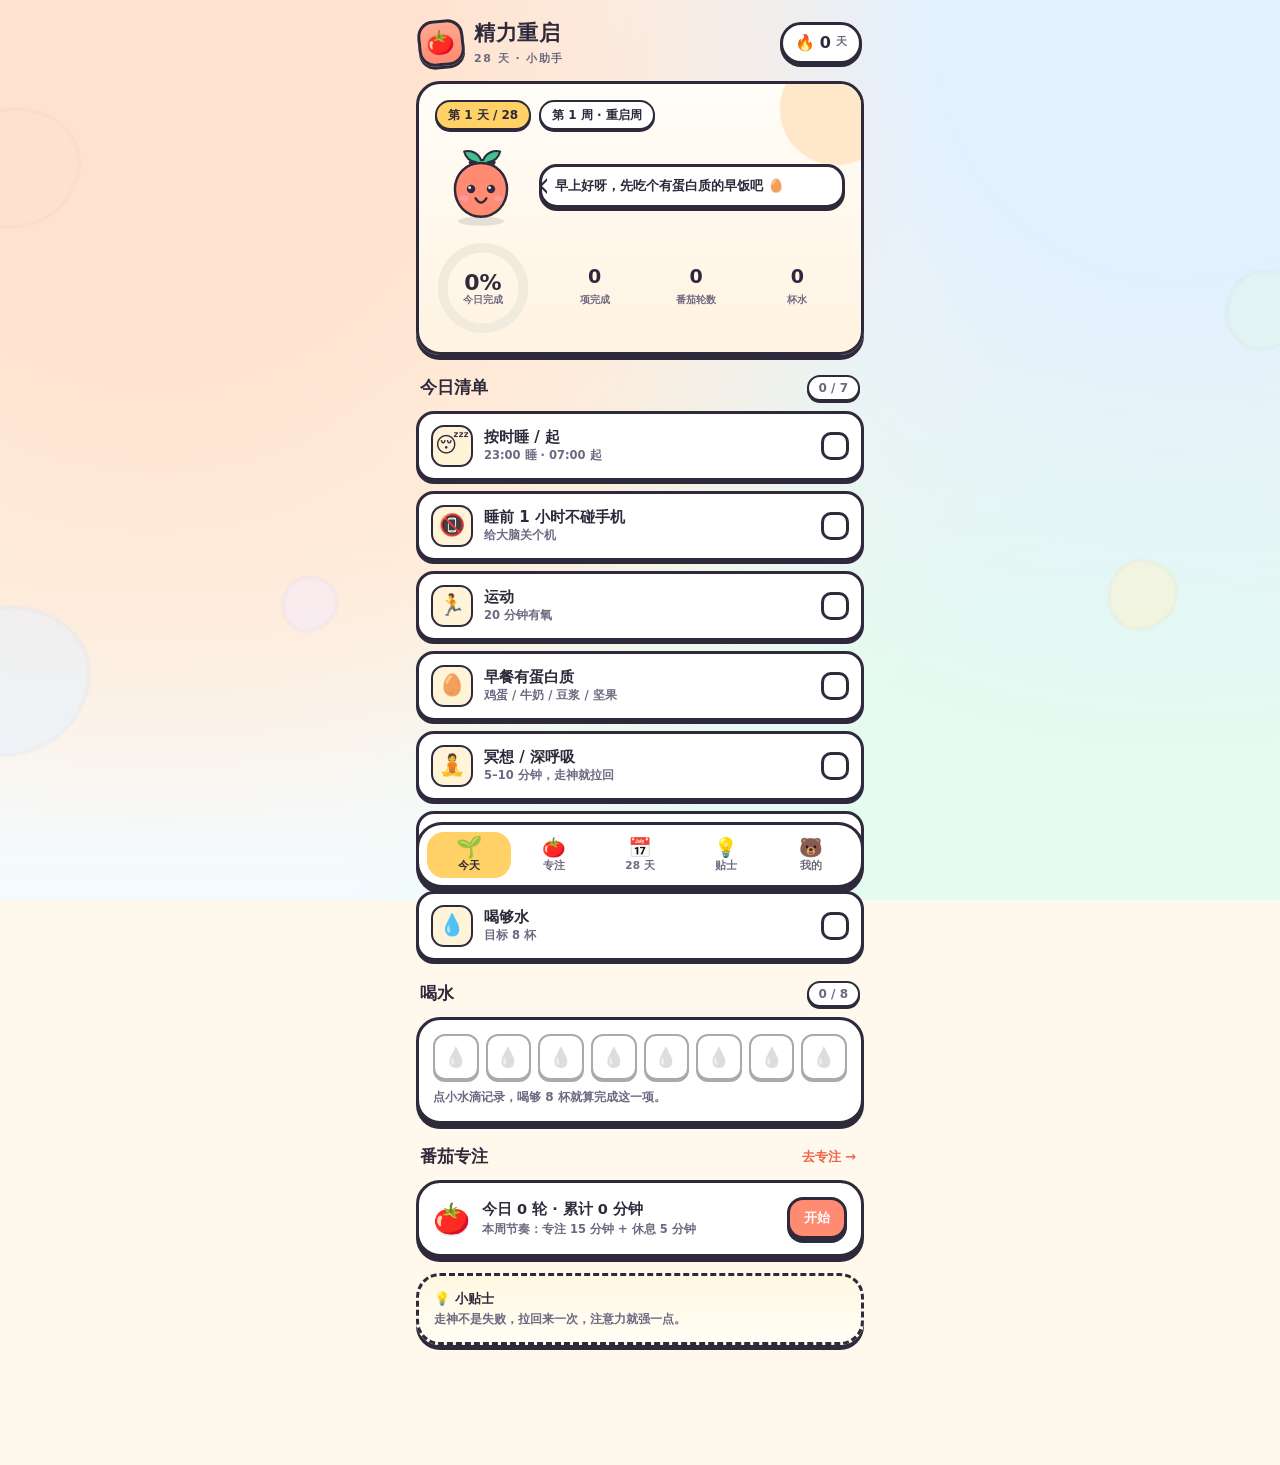
<file: index.html>
<!DOCTYPE html>
<html lang="zh-CN">
<head>
<meta charset="UTF-8">
<meta name="viewport" content="width=device-width, initial-scale=1, viewport-fit=cover, user-scalable=no">
<meta name="theme-color" content="#FFF8EC">
<meta name="description" content="精力重启 · 28 天小助手：睡眠、专注、运动、饮食，一天一点，把精力调回来。">
<meta name="apple-mobile-web-app-capable" content="yes">
<meta name="apple-mobile-web-app-status-bar-style" content="default">
<meta name="apple-mobile-web-app-title" content="精力重启">
<title>精力重启 · 28 天小助手</title>
<link rel="manifest" href="manifest.webmanifest">
<link rel="icon" type="image/png" href="icons/favicon.png">
<link rel="apple-touch-icon" href="icons/apple-touch-icon.png">
<link rel="stylesheet" href="css/style.css">
</head>
<body>
<div class="bg-blobs" aria-hidden="true">
  <span class="blob b1"></span><span class="blob b2"></span><span class="blob b3"></span>
  <span class="blob b4"></span><span class="blob b5"></span>
</div>

<div class="app">
  <header class="topbar">
    <div class="brand">
      <div class="logo">🍅</div>
      <div>
        <h1>精力重启</h1>
        <p class="sub">28 天 · 小助手</p>
      </div>
    </div>
    <div class="streak" title="连续达标天数">
      <span>🔥</span><b id="streakNum">0</b><span class="streak-txt">天</span>
    </div>
  </header>

  <main id="views">
    <!-- ============ 今天 ============ -->
    <section class="view active" id="view-today">
      <div class="card hero">
        <div class="hero-top">
          <span class="chip" id="dayChip">第 1 天 / 28</span>
          <span class="chip ghost" id="weekChip">重启周</span>
        </div>
        <div class="hero-main">
          <div class="mascot happy" id="mascot">
            <svg viewBox="0 0 120 120" role="img" aria-label="小番茄豆豆">
              <ellipse class="m-shadow" cx="60" cy="106" rx="30" ry="6"/>
              <path class="m-leaf" d="M60 26c-4-10-14-13-22-11 2 8 8 13 16 14-3 1-6 1-9 0 3 8 10 12 17 11 6 1 13-3 16-11-3 1-6 1-9 0 8-1 14-6 16-14-8-2-18 1-22 11Z"/>
              <path class="m-body" d="M60 30c20 0 34 15 34 34 0 21-15 36-34 36S26 85 26 64c0-19 14-34 34-34Z"/>
              <g class="m-eyes">
                <circle class="m-eye" cx="47" cy="64" r="5.5"/>
                <circle class="m-eye" cx="73" cy="64" r="5.5"/>
                <circle class="m-glint" cx="45.2" cy="62.2" r="1.8"/>
                <circle class="m-glint" cx="71.2" cy="62.2" r="1.8"/>
              </g>
              <g class="m-blush">
                <ellipse cx="38" cy="76" rx="6" ry="3.6"/>
                <ellipse cx="82" cy="76" rx="6" ry="3.6"/>
              </g>
              <path class="m-mouth" d="M53 76c2.5 4 4.5 5.5 7 5.5s4.5-1.5 7-5.5"/>
            </svg>
          </div>
          <div class="bubble" id="mascotBubble">今天也一起加油鸭～</div>
        </div>
        <div class="hero-bottom">
          <div class="ring-wrap" id="todayRingWrap">
            <svg class="ring-svg" viewBox="0 0 100 100">
              <circle class="ring-bg" cx="50" cy="50" r="42"/>
              <circle class="ring-fg" id="todayRing" cx="50" cy="50" r="42"/>
            </svg>
            <div class="ring-center">
              <b id="todayPct">0%</b>
              <span>今日完成</span>
            </div>
          </div>
          <div class="hero-stats">
            <div class="stat"><b id="todayDone">0</b><span>项完成</span></div>
            <div class="stat"><b id="todayRounds">0</b><span>番茄轮数</span></div>
            <div class="stat"><b id="todayWater">0</b><span>杯水</span></div>
          </div>
        </div>
      </div>

      <div class="section-head">
        <h2>今日清单</h2>
        <span class="count" id="checkCount">0 / 7</span>
      </div>
      <div id="checklist" class="checklist"></div>

      <div class="section-head">
        <h2>喝水</h2>
        <span class="count" id="waterCount">0 / 8</span>
      </div>
      <div class="card water-card">
        <div class="cups" id="cups"></div>
        <p class="hint">点小水滴记录，喝够 8 杯就算完成这一项。</p>
      </div>

      <div class="section-head">
        <h2>番茄专注</h2>
        <button class="link-btn" data-goto="focus">去专注 →</button>
      </div>
      <div class="card focus-mini" id="focusMini"></div>

      <div class="card tip-strip" id="tipStrip"></div>
    </section>

    <!-- ============ 专注 ============ -->
    <section class="view" id="view-focus">
      <div class="card focus-card">
        <div class="focus-head">
          <span class="chip" id="focusWeekChip">第 1 周 · 15 分钟</span>
          <span class="chip ghost" id="focusModeChip">专注</span>
        </div>
        <div class="timer-wrap">
          <svg class="timer-svg" viewBox="0 0 120 120">
            <circle class="timer-bg" cx="60" cy="60" r="52"/>
            <circle class="timer-fg" id="timerRing" cx="60" cy="60" r="52"/>
          </svg>
          <div class="timer-center">
            <div class="timer-time" id="timerTime">15:00</div>
            <div class="timer-sub" id="timerSub">准备开始</div>
          </div>
        </div>
        <div class="preset-row" id="presetRow"></div>
        <div class="focus-actions">
          <button class="btn primary" id="btnStart">开始专注</button>
          <button class="btn ghost" id="btnReset">重置</button>
        </div>
        <div class="focus-stats">
          <div class="stat"><b id="roundsToday">0</b><span>今日轮数</span></div>
          <div class="stat"><b id="roundsTotal">0</b><span>累计轮数</span></div>
          <div class="stat"><b id="focusMin">0</b><span>累计分钟</span></div>
        </div>
      </div>

      <div class="card soft-card">
        <h3>🍅 渐进式番茄节奏</h3>
        <div class="week-rhythm" id="rhythmList"></div>
        <p class="hint">专注时手机放远；休息时站起来走走、喝口水、看看远处。</p>
      </div>
    </section>

    <!-- ============ 28 天 ============ -->
    <section class="view" id="view-plan">
      <div class="card plan-head">
        <div class="plan-top">
          <div>
            <h2>28 天计划</h2>
            <p class="hint" id="planRange">—</p>
          </div>
          <div class="plan-ring">
            <svg class="ring-svg" viewBox="0 0 100 100">
              <circle class="ring-bg" cx="50" cy="50" r="42"/>
              <circle class="ring-fg mint" id="planRing" cx="50" cy="50" r="42"/>
            </svg>
            <div class="ring-center small"><b id="planPct">0%</b><span>达标率</span></div>
          </div>
        </div>
        <div class="plan-legend">
          <span><i class="dot done"></i>达标（≥5 项）</span>
          <span><i class="dot"></i>未完成</span>
          <span><i class="dot today"></i>今天</span>
        </div>
      </div>
      <div id="weeks"></div>
    </section>

    <!-- ============ 贴士 ============ -->
    <section class="view" id="view-tips">
      <div class="card soft-card">
        <h2>🌿 五件小事，把状态调回来</h2>
        <p class="hint">睡眠打底 → 注意力训练 → 身体充电 → 饮食稳定 → 外脑减负</p>
      </div>
      <div id="tipsList"></div>
    </section>

    <!-- ============ 我的 ============ -->
    <section class="view" id="view-me">
      <div class="card">
        <h2>⚙️ 我的设置</h2>
        <div class="form-row">
          <label for="inpStart">计划开始日期</label>
          <input type="date" id="inpStart">
        </div>
        <div class="form-row">
          <label for="inpBed">目标睡觉时间</label>
          <input type="time" id="inpBed">
        </div>
        <div class="form-row">
          <label for="inpWake">目标起床时间</label>
          <input type="time" id="inpWake">
        </div>
        <div class="form-row">
          <label for="inpWater">每日喝水目标（杯）</label>
          <input type="number" id="inpWater" min="4" max="12" step="1">
        </div>
        <p class="hint">改动会立即生效，打卡记录不受影响。</p>
      </div>

      <div class="card">
        <h2>📦 数据</h2>
        <div class="btn-row">
          <button class="btn mint" id="btnExport">导出备份</button>
          <button class="btn ghost" id="btnImport">导入备份</button>
        </div>
        <input type="file" id="fileImport" accept="application/json" hidden>
        <button class="btn danger" id="btnResetAll">清空全部数据</button>
        <p class="hint">数据只保存在你手机/电脑的本地浏览器里，不上传服务器。</p>
      </div>

      <div class="card">
        <h2>💛 关于</h2>
        <p class="about-text">
          精力重启 · 28 天小助手 —— 开源（MIT 协议）、离线可用、不收集任何数据。<br>
          内容依据「28 天精力重启计划」整理，参考来源：小荷 AI 医生；仅作生活方式调整建议，不替代医疗诊断。
        </p>
        <p class="hint">版本 1.0.0 · 纯 HTML/CSS/JS，无框架、无追踪。</p>
        <button class="btn ghost" id="btnInstall" hidden>安装到桌面</button>
      </div>
    </section>
  </main>

  <nav class="tabbar" id="tabbar" aria-label="底部导航">
    <button class="tab active" data-tab="today"><span class="tab-ico">🌱</span><span>今天</span></button>
    <button class="tab" data-tab="focus"><span class="tab-ico">🍅</span><span>专注</span></button>
    <button class="tab" data-tab="plan"><span class="tab-ico">📅</span><span>28 天</span></button>
    <button class="tab" data-tab="tips"><span class="tab-ico">💡</span><span>贴士</span></button>
    <button class="tab" data-tab="me"><span class="tab-ico">🐻</span><span>我的</span></button>
  </nav>
</div>

<div class="toast" id="toast" role="status" aria-live="polite"></div>
<div class="confetti" id="confetti" aria-hidden="true"></div>

<script src="js/app.js"></script>
</body>
</html>
</file>
<file: css/style.css>
/* =========================================================
   精力重启 · 28 天小助手  —  卡通风样式（纯 CSS，无依赖）
   配色：奶油底 + 珊瑚橙 + 薄荷绿 + 天空蓝 + 阳光黄
   ========================================================= */
:root{
  --cream:#FFF8EC;
  --cream-2:#FFF1DE;
  --ink:#2E2A3B;
  --ink-soft:#6E6880;
  --coral:#FF8B73;
  --coral-d:#F0644C;
  --mint:#8FE3C0;
  --mint-d:#43BE8F;
  --sky:#9CD3FF;
  --sky-d:#4EA8F5;
  --sun:#FFD166;
  --pink:#FFC2D1;
  --lav:#CDBDFF;
  --white:#FFFFFF;
  --line:3px;
  --shadow:0 5px 0 var(--ink);
  --shadow-sm:0 3px 0 var(--ink);
  --radius:24px;
}

*{box-sizing:border-box;-webkit-tap-highlight-color:transparent}
html,body{margin:0;padding:0}
html{-webkit-text-size-adjust:100%}
body{
  font-family:"PingFang SC","HarmonyOS Sans SC","Microsoft YaHei","Noto Sans SC",system-ui,sans-serif;
  background:var(--cream);
  color:var(--ink);
  font-size:16px;
  line-height:1.5;
  min-height:100dvh;
  overflow-x:hidden;
}
body::before{
  content:"";
  position:fixed; inset:0; z-index:-2;
  background:
    radial-gradient(circle at 12% 8%, #FFE2CF 0 18%, transparent 55%),
    radial-gradient(circle at 92% 4%, #E2F0FF 0 16%, transparent 50%),
    radial-gradient(circle at 88% 96%, #E4FBF0 0 20%, transparent 55%),
    linear-gradient(180deg,#FFF8EC 0%,#FFF3E2 60%,#F4FBFF 100%);
}

/* ---------- 背景漂浮色块 ---------- */
.bg-blobs{position:fixed;inset:0;z-index:-1;pointer-events:none;overflow:hidden}
.blob{position:absolute;border-radius:46% 54% 58% 42%/54% 44% 56% 46%;opacity:.5;filter:blur(1px);border:2.5px solid rgba(46,42,59,.08)}
.b1{width:120px;height:120px;background:#FFE0D0;left:-40px;top:12%;animation:float1 14s ease-in-out infinite}
.b2{width:80px;height:80px;background:#DFF6EA;right:-26px;top:30%;animation:float2 12s ease-in-out infinite}
.b3{width:150px;height:150px;background:#E4F1FF;left:-60px;bottom:16%;animation:float2 16s ease-in-out infinite}
.b4{width:70px;height:70px;background:#FFF2CC;right:8%;bottom:30%;animation:float1 11s ease-in-out infinite}
.b5{width:56px;height:56px;background:#F4E9FF;left:22%;top:64%;animation:float2 13s ease-in-out infinite}
@keyframes float1{0%,100%{transform:translateY(0) rotate(0)}50%{transform:translateY(-14px) rotate(6deg)}}
@keyframes float2{0%,100%{transform:translateY(0) rotate(0)}50%{transform:translateY(12px) rotate(-5deg)}}

/* ---------- 布局 ---------- */
.app{
  max-width:480px;margin:0 auto;min-height:100dvh;
  padding:10px 16px calc(104px + env(safe-area-inset-bottom));
  position:relative;
}
.topbar{display:flex;align-items:center;justify-content:space-between;padding:8px 2px 14px}
.brand{display:flex;align-items:center;gap:10px}
.logo{
  width:46px;height:46px;border-radius:16px;display:grid;place-items:center;
  background:linear-gradient(180deg,#FFA98F,var(--coral));
  border:3px solid var(--ink);box-shadow:var(--shadow-sm);
  font-size:23px;transform:rotate(-6deg);
}
h1{margin:0;font-size:21px;font-weight:900;letter-spacing:.5px}
.sub{margin:1px 0 0;font-size:11px;color:var(--ink-soft);font-weight:700;letter-spacing:1.5px}
.streak{
  display:flex;align-items:center;gap:5px;padding:6px 12px;font-weight:900;font-size:16px;
  background:var(--white);border:3px solid var(--ink);border-radius:999px;
  box-shadow:var(--shadow-sm);
}
.streak .streak-txt{font-size:11px;color:var(--ink-soft);font-weight:700}

/* ---------- 卡片通用 ---------- */
.card{
  background:var(--white);border:var(--line) solid var(--ink);border-radius:var(--radius);
  box-shadow:var(--shadow);padding:16px;margin-bottom:16px;position:relative;
}
.card.soft-card{background:linear-gradient(180deg,#FFFDF7,#FFF7EA)}
.card h2{font-size:18px;margin:0 0 6px;font-weight:900}
.card h3{font-size:15px;margin:0 0 8px;font-weight:900}
.hint{font-size:12px;color:var(--ink-soft);font-weight:600;margin:8px 0 0;line-height:1.6}

.section-head{display:flex;align-items:center;justify-content:space-between;margin:20px 4px 10px}
.section-head h2{margin:0;font-size:17px;font-weight:900}
.count{font-size:12px;font-weight:900;color:var(--ink-soft);background:#fff;border:2.5px solid var(--ink);border-radius:999px;padding:2px 10px;box-shadow:0 2px 0 var(--ink)}

.chip{
  display:inline-block;font-size:12px;font-weight:900;padding:4px 11px;border-radius:999px;
  border:2.5px solid var(--ink);background:var(--sun);box-shadow:0 2px 0 var(--ink);
}
.chip.ghost{background:var(--white)}

/* ---------- 今天 · 主卡片 ---------- */
.hero{
  padding:16px;background:linear-gradient(180deg,#FFFDF8,#FFF3E1);overflow:hidden;
}
.hero::after{
  content:"";position:absolute;right:-40px;top:-40px;width:130px;height:130px;border-radius:50%;
  background:radial-gradient(circle,#FFE7C9 0 60%,transparent 62%);z-index:0;
}
.hero-top{display:flex;gap:8px;flex-wrap:wrap;position:relative;z-index:1}
.hero-main{display:flex;align-items:center;gap:12px;margin:10px 0 4px;position:relative;z-index:1}
.mascot{width:92px;height:92px;flex:0 0 auto;animation:bob 3.2s ease-in-out infinite}
.mascot svg{width:100%;height:100%;display:block}
.m-shadow{fill:rgba(46,42,59,.12)}
.m-body{fill:var(--coral);stroke:var(--ink);stroke-width:3.2}
.m-leaf{fill:var(--mint-d);stroke:var(--ink);stroke-width:2.6;stroke-linejoin:round}
.m-eye{fill:var(--ink)}
.m-glint{fill:#fff}
.m-blush{fill:#FF9DB0;opacity:.75}
.m-mouth{fill:none;stroke:var(--ink);stroke-width:3;stroke-linecap:round}
.m-eyes{transform-origin:60px 64px;animation:blink 5.5s infinite}
@keyframes blink{0%,92%,100%{transform:scaleY(1)}95%{transform:scaleY(.12)}}
@keyframes bob{0%,100%{transform:translateY(0) rotate(-1.5deg)}50%{transform:translateY(-6px) rotate(1.5deg)}}
.mascot.sleepy{animation:bob 5s ease-in-out infinite}
.mascot.party{animation:party .6s ease-in-out infinite}
@keyframes party{0%,100%{transform:rotate(-7deg) translateY(0)}50%{transform:rotate(7deg) translateY(-5px)}}

.bubble{
  position:relative;flex:1 1 auto;min-height:44px;display:flex;align-items:center;
  background:#fff;border:3px solid var(--ink);border-radius:18px;padding:9px 13px;
  font-size:13px;font-weight:800;box-shadow:var(--shadow-sm);line-height:1.45;
}
.bubble::before{
  content:"";position:absolute;left:-11px;top:50%;transform:translateY(-50%);
  width:0;height:0;border:8px solid transparent;border-right-color:var(--ink);
}
.bubble::after{
  content:"";position:absolute;left:-7px;top:50%;transform:translateY(-50%);
  width:0;height:0;border:7px solid transparent;border-right-color:#fff;
}

.hero-bottom{display:flex;align-items:center;gap:16px;margin-top:8px;position:relative;z-index:1}
.ring-wrap{position:relative;width:96px;height:96px;flex:0 0 auto}
.ring-svg{width:100%;height:100%;transform:rotate(-90deg)}
.ring-bg{fill:none;stroke:#F1EBDD;stroke-width:10}
.ring-fg{fill:none;stroke:var(--coral);stroke-width:10;stroke-linecap:round;stroke-dasharray:264;stroke-dashoffset:264;transition:stroke-dashoffset .6s cubic-bezier(.3,1.4,.5,1)}
.ring-fg.mint{stroke:var(--mint-d)}
.ring-center{
  position:absolute;inset:0;display:flex;flex-direction:column;align-items:center;justify-content:center;line-height:1.05;
}
.ring-center b{font-size:22px;font-weight:900}
.ring-center span{font-size:9.5px;font-weight:800;color:var(--ink-soft)}
.ring-center.small b{font-size:18px}
.hero-stats{display:flex;gap:6px;flex:1;justify-content:space-around}
.stat{text-align:center;flex:1}
.stat b{display:block;font-size:19px;font-weight:900;line-height:1.1}
.stat span{font-size:10px;font-weight:700;color:var(--ink-soft)}

/* ---------- 清单 ---------- */
.checklist{margin:0 0 4px}
.check-item{
  display:flex;align-items:center;gap:11px;background:#fff;border:3px solid var(--ink);
  border-radius:18px;padding:11px 12px;margin-bottom:10px;box-shadow:var(--shadow-sm);
  cursor:pointer;transition:transform .12s ease, background .2s ease;user-select:none;
}
.check-item:active{transform:translateY(2px);box-shadow:0 1px 0 var(--ink)}
.check-item.on{background:#E9FBF2}
.check-item.on .emoji-box{background:#fff}
.check-item.on .t{color:var(--ink)}
.emoji-box{
  width:42px;height:42px;flex:0 0 auto;border-radius:13px;display:grid;place-items:center;
  font-size:21px;background:#FFF4D8;border:2.5px solid var(--ink);
}
.check-item .txt{flex:1;min-width:0}
.check-item .t{font-size:15px;font-weight:900;line-height:1.25}
.check-item .s{font-size:11.5px;color:var(--ink-soft);font-weight:700;margin-top:1px}
.checkbox{
  width:28px;height:28px;flex:0 0 auto;border-radius:10px;border:3px solid var(--ink);
  background:#fff;display:grid;place-items:center;transition:.18s ease;
}
.checkbox svg{width:17px;height:17px;stroke:#fff;stroke-width:3.4;fill:none;stroke-linecap:round;stroke-linejoin:round;opacity:0;transform:scale(.5);transition:.18s ease}
.check-item.on .checkbox{background:var(--mint-d);transform:rotate(-6deg)}
.check-item.on .checkbox svg{opacity:1;transform:scale(1)}

/* ---------- 喝水 ---------- */
.water-card{padding:14px}
.cups{display:grid;grid-template-columns:repeat(8,1fr);gap:7px}
.cup{
  aspect-ratio:1/1;border-radius:12px;border:2.5px solid var(--ink);background:#fff;
  display:grid;place-items:center;font-size:19px;cursor:pointer;
  filter:grayscale(1);opacity:.4;transition:.18s ease;box-shadow:0 2px 0 var(--ink);
}
.cup:active{transform:translateY(2px);box-shadow:none}
.cup.on{filter:none;opacity:1;background:#E4F4FF;animation:pop .28s ease}
@keyframes pop{0%{transform:scale(.8)}60%{transform:scale(1.15)}100%{transform:scale(1)}}

/* ---------- 番茄小卡 ---------- */
.focus-mini{display:flex;align-items:center;gap:12px;padding:13px 14px}
.focus-mini .fm-emoji{font-size:30px;filter:drop-shadow(0 2px 0 rgba(0,0,0,.08))}
.focus-mini .fm-txt{flex:1}
.focus-mini .fm-t{font-weight:900;font-size:14.5px}
.focus-mini .fm-s{font-size:11.5px;color:var(--ink-soft);font-weight:700}
.link-btn{
  background:none;border:0;font-size:13px;font-weight:900;color:var(--coral-d);
  font-family:inherit;cursor:pointer;padding:4px;
}

/* ---------- 贴士条 ---------- */
.tip-strip{background:linear-gradient(180deg,#FFF8E1,#FFFDF5);border-style:dashed;padding:13px 15px}
.tip-strip .ts-t{font-size:13px;font-weight:900;margin-bottom:2px}
.tip-strip .ts-s{font-size:12px;color:var(--ink-soft);font-weight:600;line-height:1.55}

/* ---------- 专注页 ---------- */
.focus-card{padding:18px 16px 16px}
.focus-head{display:flex;justify-content:space-between;gap:8px;flex-wrap:wrap}
.rhythm-row{
  display:flex;align-items:center;justify-content:space-between;gap:10px;
  padding:9px 11px;border-radius:13px;margin-bottom:6px;
  background:#FBF7EE;border:2.5px solid transparent;
  font-size:12.5px;font-weight:700;color:var(--ink-soft);
}
.rhythm-row:last-child{margin-bottom:0}
.rhythm-row.on{
  background:var(--sun);border-color:var(--ink);color:var(--ink);
  box-shadow:0 3px 0 var(--ink);font-weight:900;
}
.rhythm-week{font-weight:900;color:var(--ink)}
.rhythm-time{font-size:11.5px;font-weight:800}
.timer-wrap{position:relative;width:min(286px,78vw);margin:14px auto 10px;aspect-ratio:1/1}
.timer-svg{width:100%;height:100%;transform:rotate(-90deg)}
.timer-bg{fill:none;stroke:#F2EDE2;stroke-width:11}
.timer-fg{fill:none;stroke:var(--coral);stroke-width:11;stroke-linecap:round;stroke-dasharray:327;stroke-dashoffset:327;transition:stroke-dashoffset .3s linear,stroke .3s ease}
.timer-fg.rest{stroke:var(--sky-d)}
.timer-center{position:absolute;inset:0;display:flex;flex-direction:column;align-items:center;justify-content:center}
.timer-time{font-size:46px;font-weight:900;letter-spacing:1px;line-height:1;font-variant-numeric:tabular-nums}
.timer-sub{font-size:12px;font-weight:800;color:var(--ink-soft);margin-top:8px;background:#fff;border:2.5px solid var(--ink);border-radius:999px;padding:2px 12px}
.preset-row{display:flex;gap:8px;justify-content:center;flex-wrap:wrap;margin:4px 0 14px}
.preset{
  font-family:inherit;font-size:12.5px;font-weight:900;padding:6px 13px;border-radius:999px;
  border:2.5px solid var(--ink);background:#fff;box-shadow:0 2px 0 var(--ink);cursor:pointer;color:var(--ink);
}
.preset.on{background:var(--sun)}
.focus-actions{display:flex;gap:10px;margin-bottom:6px}
.focus-actions .btn{flex:1}
.focus-stats{display:flex;gap:6px;margin-top:12px;padding-top:12px;border-top:2.5px dashed #E9E2D2}

/* ---------- 按钮 ---------- */
.btn{
  font-family:inherit;font-size:15px;font-weight:900;color:var(--ink);
  border:3px solid var(--ink);border-radius:16px;padding:11px 16px;cursor:pointer;
  background:#fff;box-shadow:0 4px 0 var(--ink);transition:transform .1s ease,box-shadow .1s ease;
}
.btn:active{transform:translateY(3px);box-shadow:0 1px 0 var(--ink)}
.btn.primary{background:var(--coral);color:#fff}
.btn.mint{background:var(--mint);color:var(--ink)}
.btn.ghost{background:#fff}
.btn.danger{background:#FFF0EE;color:#D8452C;border-color:#D8452C;box-shadow:0 4px 0 #D8452C;width:100%;margin-top:10px}
.btn-row{display:flex;gap:10px;margin-bottom:10px}
.btn-row .btn{flex:1}
.btn[disabled]{opacity:.55;pointer-events:none}

/* ---------- 28 天计划 ---------- */
.plan-head{padding:16px}
.plan-top{display:flex;justify-content:space-between;align-items:center;gap:12px}
.plan-top h2{margin-bottom:2px}
.plan-ring{position:relative;width:86px;height:86px;flex:0 0 auto}
.plan-legend{display:flex;gap:12px;flex-wrap:wrap;margin-top:10px;font-size:11px;font-weight:700;color:var(--ink-soft)}
.plan-legend span{display:flex;align-items:center;gap:5px}
.dot{width:11px;height:11px;border-radius:50%;border:2.5px solid var(--ink);background:#fff;display:inline-block}
.dot.done{background:var(--mint)}
.dot.today{background:var(--coral)}

.week-card{padding:14px 14px 12px}
.week-title{display:flex;align-items:center;gap:8px;margin-bottom:8px}
.week-badge{
  width:30px;height:30px;border-radius:10px;display:grid;place-items:center;font-weight:900;font-size:14px;
  border:2.5px solid var(--ink);background:var(--sun);flex:0 0 auto;
}
.week-title h3{margin:0;font-size:15px;font-weight:900}
.week-title .wt-focus{margin-left:auto;font-size:10.5px;font-weight:800;color:var(--ink-soft);background:#F7F3EA;border:2px solid #E6DEC9;border-radius:999px;padding:2px 8px}
.week-days{display:grid;grid-template-columns:repeat(7,1fr);gap:6px;margin:8px 0 10px}
.day-pill{
  border:2.5px solid var(--ink);border-radius:11px;background:#fff;padding:5px 0 4px;
  text-align:center;font-size:10px;font-weight:800;line-height:1.25;box-shadow:0 2px 0 var(--ink);
}
.day-pill b{display:block;font-size:13px;font-weight:900}
.day-pill.done{background:var(--mint)}
.day-pill.today{background:var(--sun);}
.day-pill.future{opacity:.55}
.week-tasks{display:flex;flex-direction:column;gap:4px}
.week-tasks span{font-size:11.5px;font-weight:700;color:var(--ink-soft)}
.week-tasks span b{color:var(--ink)}

/* ---------- 贴士页 ---------- */
.tip-card{padding:15px 16px}
.tip-card h3{display:flex;align-items:center;gap:8px;font-size:16px;margin:0 0 8px}
.tip-card .tip-emoji{font-size:22px}
.tip-list{list-style:none;margin:0;padding:0}
.tip-list li{position:relative;padding-left:16px;font-size:13px;font-weight:600;line-height:1.6;margin-bottom:6px;color:var(--ink)}
.tip-list li::before{content:"";position:absolute;left:2px;top:7px;width:7px;height:7px;border-radius:50%;background:var(--coral)}
.tip-card.mint .tip-list li::before{background:var(--mint-d)}
.tip-card.sky .tip-list li::before{background:var(--sky-d)}
.tip-card.sun .tip-list li::before{background:#E8A900}
.tip-card.lav .tip-list li::before{background:#8E6BE0}

/* ---------- 我的 ---------- */
.form-row{display:flex;align-items:center;justify-content:space-between;gap:10px;padding:9px 0;border-bottom:2.5px dashed #EFE7D8}
.form-row:last-of-type{border-bottom:0}
.form-row label{font-size:13.5px;font-weight:800}
.form-row input{
  font-family:inherit;font-size:13.5px;font-weight:800;color:var(--ink);
  border:2.5px solid var(--ink);border-radius:11px;background:#FFFDF7;padding:6px 10px;
  box-shadow:0 2px 0 var(--ink);max-width:160px;
}
.about-text{font-size:12.5px;line-height:1.75;font-weight:600;color:var(--ink-soft);margin:6px 0}

/* ---------- 底部导航 ---------- */
.tabbar{
  position:fixed;left:50%;transform:translateX(-50%);bottom:calc(12px + env(safe-area-inset-bottom));
  width:min(448px,calc(100% - 28px));z-index:50;
  display:grid;grid-template-columns:repeat(5,1fr);gap:2px;
  background:var(--white);border:3px solid var(--ink);border-radius:26px;
  box-shadow:0 6px 0 var(--ink);padding:7px 8px;
}
.tab{
  display:flex;flex-direction:column;align-items:center;gap:2px;border:0;background:none;
  font-family:inherit;font-size:10.5px;font-weight:900;color:var(--ink-soft);
  padding:6px 0 5px;border-radius:17px;cursor:pointer;transition:.15s ease;
}
.tab-ico{font-size:19px;line-height:1;transition:.15s ease}
.tab.active{background:var(--sun);color:var(--ink)}
.tab.active .tab-ico{transform:translateY(-1px) scale(1.12)}

/* ---------- toast / 礼花 ---------- */
.toast{
  position:fixed;left:50%;top:14px;transform:translate(-50%,-140%);
  background:var(--ink);color:#fff;font-size:13px;font-weight:800;
  padding:10px 18px;border-radius:999px;z-index:90;opacity:0;transition:.3s cubic-bezier(.3,1.3,.5,1);
  max-width:82vw;text-align:center;box-shadow:0 4px 0 rgba(0,0,0,.25);
}
.toast.show{transform:translate(-50%,0);opacity:1}
.confetti{position:fixed;inset:0;pointer-events:none;z-index:80;overflow:hidden}
.confetti span{position:absolute;font-size:22px;animation:fall 1.5s ease-in forwards}
@keyframes fall{0%{transform:translateY(-10vh) rotate(0);opacity:1}100%{transform:translateY(105vh) rotate(540deg);opacity:0}}

/* ---------- 视图切换 ---------- */
.view{display:none;animation:fadeUp .28s ease}
.view.active{display:block}
@keyframes fadeUp{from{opacity:0;transform:translateY(10px)}to{opacity:1;transform:none}}

/* ---------- 小屏适配 ---------- */
@media (max-width:360px){
  .hero-stats .stat b{font-size:16px}
  .ring-wrap{width:84px;height:84px}
  .timer-time{font-size:40px}
  .cups{grid-template-columns:repeat(4,1fr)}
}
</file>
